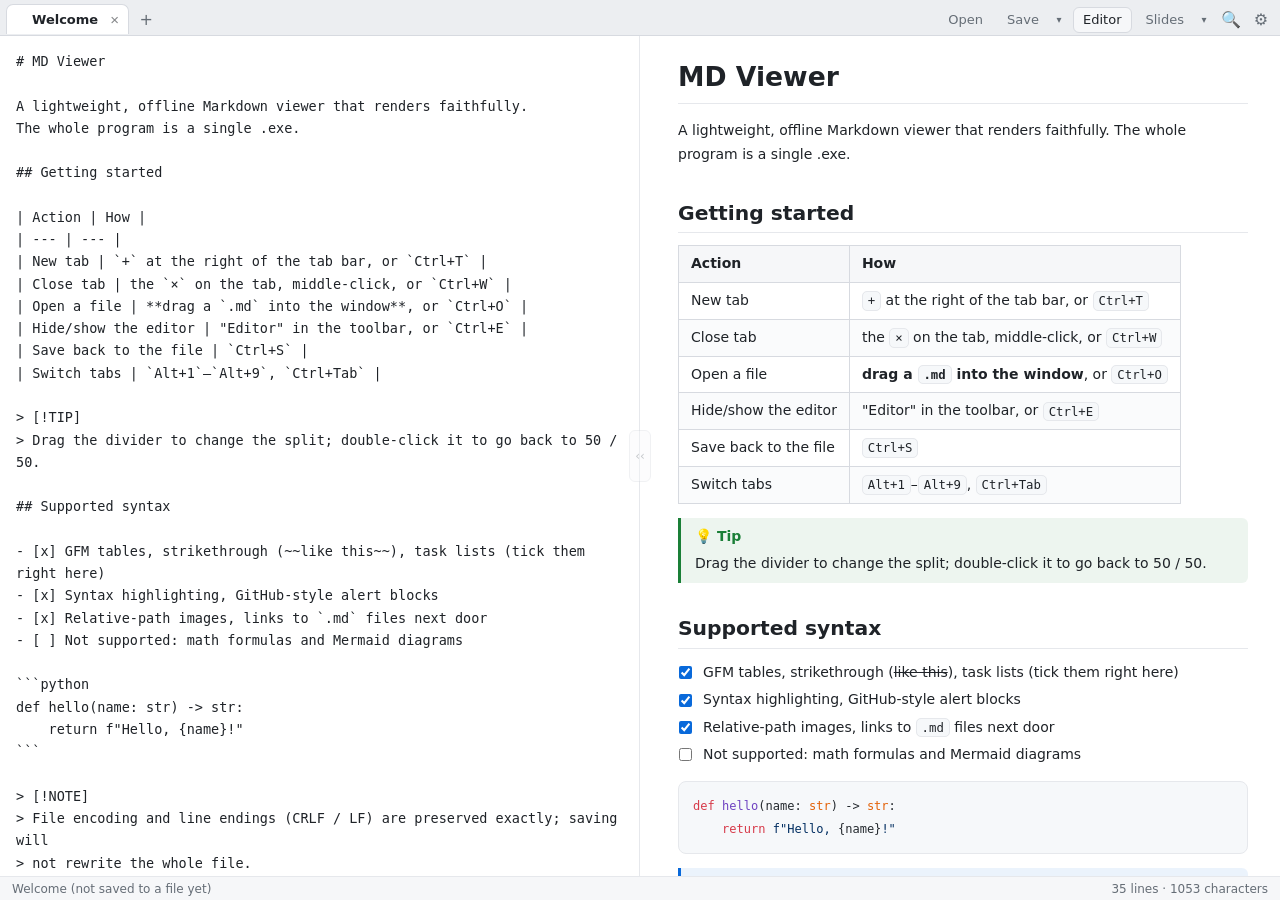
<file: src/web/index.html>
<!DOCTYPE html>
<html lang="en" data-theme="auto">
<head>
<meta charset="utf-8">
<meta name="viewport" content="width=device-width, initial-scale=1">
<title>MD Viewer</title>
<link rel="stylesheet" href="style.css">
</head>
<body>

<!-- Visible strings carry data-i18n* attributes and are filled in by applyStaticText()
     in app.js; see the I18N table there. -->
<div id="tabbar">
  <div id="tabs"></div>
  <button id="new-tab" class="icon-btn" data-i18n-title="toolbar.newTab">+</button>
  <div class="spacer"></div>
  <button id="btn-open" class="tool-btn" data-i18n="toolbar.open" data-i18n-title="toolbar.openTitle"></button>
  <div id="save-wrap">
    <button id="btn-save" class="tool-btn" data-i18n="toolbar.save" data-i18n-title="toolbar.saveTitle"></button>
    <button id="btn-save-more" class="tool-btn caret" data-i18n-title="toolbar.saveMore">▾</button>
    <div id="save-menu" hidden>
      <button class="menu-item" data-act="html" type="button" data-i18n="menu.saveHtml"></button>
      <button class="menu-item" data-act="pdf" type="button" data-i18n="menu.savePdf"></button>
    </div>
  </div>
  <button id="btn-toggle-editor" class="tool-btn" data-i18n="toolbar.editor" data-i18n-title="toolbar.editorTitle"></button>
  <div id="slides-wrap">
    <button id="btn-slides" class="tool-btn" data-i18n="toolbar.slides" data-i18n-title="toolbar.slidesTitle"></button>
    <button id="btn-slides-more" class="tool-btn caret" data-i18n-title="toolbar.slidesMore">▾</button>
    <div id="slides-menu" hidden>
      <button class="menu-item" data-act="preview" type="button" data-i18n="menu.preview"></button>
      <button class="menu-item" data-act="export" type="button" data-i18n="menu.export"></button>
    </div>
  </div>
  <button id="btn-find" class="icon-btn" data-i18n-title="toolbar.find">🔍</button>
  <!-- One settings menu for everything configurable; anything added later belongs in here
       rather than as another toolbar button. Each row opens a submenu to its left — the
       button sits at the right edge, so opening leftwards is what keeps a submenu on
       screen. Theme and language keep their original menu ids, which is what lets their
       render functions (and the tests) stay untouched. -->
  <div id="settings-wrap">
    <button id="btn-settings" class="icon-btn" data-i18n-title="toolbar.settings">⚙</button>
    <div id="settings-menu" hidden>
      <div class="menu-group">
        <button class="menu-row" type="button" data-sub="lang">
          <span class="name" data-i18n="settings.lang"></span>
          <span class="value" id="val-lang"></span>
          <span class="arrow">▸</span>
        </button>
        <div id="lang-menu" class="submenu" hidden></div>
      </div>
      <div class="menu-group">
        <button class="menu-row" type="button" data-sub="theme">
          <span class="name" data-i18n="settings.theme"></span>
          <span class="value" id="val-theme"></span>
          <span class="arrow">▸</span>
        </button>
        <div id="theme-menu" class="submenu" hidden></div>
      </div>
      <div class="menu-sep"></div>
      <div class="menu-group">
        <button class="menu-row" type="button" data-sub="assoc">
          <span class="name" data-i18n="settings.assoc"></span>
          <span class="value" id="val-assoc"></span>
          <span class="arrow">▸</span>
        </button>
        <!-- Filled in by renderAssocMenu(); the state comes from the native side. -->
        <div id="assoc-menu" class="submenu" hidden></div>
      </div>
    </div>
  </div>
</div>

<div id="panes">
  <!-- One find bar for the whole window, acting on the active tab — the way a browser does
       it. Preview matches are drawn with the CSS Custom Highlight API, so nothing in the
       rendered DOM is touched; source matches are painted on the editor's mirror layer. -->
  <div id="findbar" hidden>
    <div class="find-row">
      <input id="find-input" type="text" spellcheck="false" data-i18n-placeholder="find.placeholder">
      <span id="find-count"></span>
      <button id="find-prev" class="icon-btn" type="button" data-i18n-title="find.prev">∧</button>
      <button id="find-next" class="icon-btn" type="button" data-i18n-title="find.next">∨</button>
      <button id="find-close" class="icon-btn" type="button" data-i18n-title="find.close">✕</button>
    </div>
    <div class="find-row">
      <div id="find-scope">
        <button class="seg" type="button" data-scope="source" data-i18n="find.source"></button>
        <button class="seg" type="button" data-scope="preview" data-i18n="find.preview"></button>
      </div>
      <button id="find-case" class="tool-btn" type="button" data-i18n-title="find.case">Aa</button>
    </div>
    <div class="find-row" id="find-replace-row" hidden>
      <input id="replace-input" type="text" spellcheck="false" data-i18n-placeholder="find.replacePlaceholder">
      <button id="replace-one" class="tool-btn" type="button" data-i18n="find.replaceOne"></button>
      <button id="replace-all" class="tool-btn" type="button" data-i18n="find.replaceAll"></button>
    </div>
  </div>
</div>

<div id="statusbar">
  <span id="st-name">—</span>
  <span class="spacer"></span>
  <span id="st-info"></span>
</div>

<input type="file" id="file-input" accept=".md,.markdown,.mdown,.mkd,.txt" multiple hidden>

<div id="ext-dialog" hidden>
  <div class="dialog-box" role="dialog" aria-modal="true" aria-labelledby="ext-title">
    <div class="dialog-title" id="ext-title" data-i18n="dialog.title"></div>
    <div class="dialog-body" id="ext-body"></div>
    <div class="dialog-warn" id="ext-warn" data-i18n="dialog.warn" hidden></div>
    <div class="dialog-actions">
      <button id="ext-keep" class="tool-btn" data-i18n="dialog.keep"></button>
      <button id="ext-reload" class="tool-btn primary" data-i18n="dialog.reload"></button>
    </div>
  </div>
</div>

<template id="pane-tpl">
  <div class="pane">
    <div class="editor-wrap">
      <!-- Mirror layer: the same text with the same metrics, sitting under a transparent
           textarea, so search hits can be painted. A textarea cannot be highlighted any
           other way — its text is not in the DOM, and Chromium does not even draw its own
           selection once it loses focus. -->
      <div class="editor-marks" aria-hidden="true"></div>
      <textarea class="editor" spellcheck="false" data-i18n-placeholder="editor.placeholder"></textarea>
    </div>
    <div class="divider" data-i18n-title="divider.title"></div>
    <button class="editor-toggle" type="button"></button>
    <div class="preview-wrap">
      <article class="preview markdown-body"></article>
      <!-- Copy buttons for whichever code block, table or quote the pointer is over;
           app.js moves this one bar around. It lives outside the article on purpose, so
           it is never part of the rendered document (exports, preview search, printing). -->
      <div class="copy-bar" hidden>
        <button class="copy-btn" type="button" data-mode="text" data-i18n-title="copy.textTitle"><svg viewBox="0 0 16 16" width="13" height="13" aria-hidden="true"><rect x="5.5" y="5.5" width="8.5" height="8.5" rx="1.5" fill="none" stroke="currentColor" stroke-width="1.3"/><path d="M10.5 3.2V3A1.5 1.5 0 0 0 9 1.5H3.5A1.5 1.5 0 0 0 2 3v5.5A1.5 1.5 0 0 0 3.5 10h.3" fill="none" stroke="currentColor" stroke-width="1.3"/></svg><span data-i18n="copy.text"></span></button>
        <button class="copy-btn" type="button" data-mode="rich" data-i18n-title="copy.richTitle"><svg viewBox="0 0 16 16" width="13" height="13" aria-hidden="true"><rect x="5.5" y="5.5" width="8.5" height="8.5" rx="1.5" fill="none" stroke="currentColor" stroke-width="1.3"/><path d="M10.5 3.2V3A1.5 1.5 0 0 0 9 1.5H3.5A1.5 1.5 0 0 0 2 3v5.5A1.5 1.5 0 0 0 3.5 10h.3" fill="none" stroke="currentColor" stroke-width="1.3"/><path d="M7.8 11.8l1.7-4.4 1.7 4.4M8.4 10.3h2.2" fill="none" stroke="currentColor" stroke-width="1.1"/></svg><span data-i18n="copy.rich"></span></button>
      </div>
    </div>
    <div class="dropzone">
      <div class="dropzone-inner">
        <div class="dz-icon">⬇</div>
        <div class="dz-title" data-i18n="dropzone.title"></div>
        <div class="dz-sub"><span data-i18n="dropzone.subPre"></span><button class="dz-open" data-i18n="dropzone.button"></button><span data-i18n="dropzone.subPost"></span></div>
      </div>
    </div>
  </div>
</template>

<template id="slides-pane-tpl">
  <div class="pane pane-slides">
    <iframe class="slides-frame" data-i18n-title="toolbar.slides"></iframe>
  </div>
</template>

<script src="vendor/marked.min.js"></script>
<script src="vendor/purify.min.js"></script>
<script src="vendor/highlight.min.js"></script>
<script src="app.js"></script>
</body>
</html>
</file>
<file: src/web/style.css>
/* ---------- Theme variables ----------
   Every colour rule keys off data-skin: the resolved theme, never 'auto'.
   data-theme is the raw user choice (which may be 'auto') and is only used to tick
   the menu; data-dark serves the few rules that need light/dark (GFM alert colours).
   --hl-* are the syntax-highlighting token colours; see the block at the bottom. */
:root {
  --font-ui: "Segoe UI", "Microsoft JhengHei UI", "Noto Sans TC", system-ui, sans-serif;
  --font-mono: "Cascadia Mono", Consolas, "SF Mono", "Noto Sans Mono CJK TC", monospace;
}

/* GitHub Light (default) */
:root, :root[data-skin="github-light"] {
  --bg: #ffffff;
  --bg-alt: #f6f7f9;
  --bg-tab: #eceef1;
  --border: #d7dae0;
  --border-soft: #e6e8ec;
  --fg: #1f2328;
  --fg-dim: #656d76;
  --accent: #0969da;
  --danger: #cf222e;
  --code-bg: #f6f8fa;
  --mark: #fff8c5;

  --hl-fg: #24292e;
  --hl-keyword: #d73a49;
  --hl-title: #6f42c1;
  --hl-attr: #005cc5;
  --hl-string: #032f62;
  --hl-builtin: #e36209;
  --hl-comment: #6a737d;
  --hl-name: #22863a;
  --hl-section: #005cc5;
  --hl-bullet: #735c0f;
  --hl-add: #22863a;   --hl-add-bg: #f0fff4;
  --hl-del: #b31d28;   --hl-del-bg: #ffeef0;
}

/* GitHub Dark */
:root[data-skin="github-dark"] {
  --bg: #0d1117;
  --bg-alt: #161b22;
  --bg-tab: #10161e;
  --border: #30363d;
  --border-soft: #21262d;
  --fg: #e6edf3;
  --fg-dim: #8b949e;
  --accent: #4493f8;
  --danger: #f85149;
  --code-bg: #161b22;
  --mark: #4a3f00;

  --hl-fg: #c9d1d9;
  --hl-keyword: #ff7b72;
  --hl-title: #d2a8ff;
  --hl-attr: #79c0ff;
  --hl-string: #a5d6ff;
  --hl-builtin: #ffa657;
  --hl-comment: #8b949e;
  --hl-name: #7ee787;
  --hl-section: #1f6feb;
  --hl-bullet: #f2cc60;
  --hl-add: #aff5b4;   --hl-add-bg: #033a16;
  --hl-del: #ffdcd7;   --hl-del-bg: #67060c;
}

/* Solarized Light (Ethan Schoonover's palette) */
:root[data-skin="solarized-light"] {
  --bg: #fdf6e3;
  --bg-alt: #eee8d5;
  --bg-tab: #e6dfc8;
  --border: #ddd6c1;
  --border-soft: #eae3cf;
  --fg: #586e75;
  --fg-dim: #93a1a1;
  --accent: #268bd2;
  --danger: #dc322f;
  --code-bg: #eee8d5;
  --mark: #f2e6b0;

  --hl-fg: #657b83;
  --hl-keyword: #859900;
  --hl-title: #268bd2;
  --hl-attr: #b58900;
  --hl-string: #2aa198;
  --hl-builtin: #dc322f;
  --hl-comment: #93a1a1;
  --hl-name: #268bd2;
  --hl-section: #268bd2;
  --hl-bullet: #cb4b16;
  --hl-add: #859900;   --hl-add-bg: #eaeed3;
  --hl-del: #dc322f;   --hl-del-bg: #f7e0da;
}

/* Solarized Dark */
:root[data-skin="solarized-dark"] {
  --bg: #002b36;
  --bg-alt: #073642;
  --bg-tab: #00212b;
  --border: #17505d;
  --border-soft: #0b3e4b;
  --fg: #93a1a1;
  --fg-dim: #657b83;
  --accent: #268bd2;
  --danger: #dc322f;
  --code-bg: #073642;
  --mark: #5a5320;

  --hl-fg: #93a1a1;
  --hl-keyword: #859900;
  --hl-title: #268bd2;
  --hl-attr: #b58900;
  --hl-string: #2aa198;
  --hl-builtin: #dc322f;
  --hl-comment: #586e75;
  --hl-name: #268bd2;
  --hl-section: #268bd2;
  --hl-bullet: #cb4b16;
  --hl-add: #859900;   --hl-add-bg: #0a3b2a;
  --hl-del: #dc322f;   --hl-del-bg: #45161a;
}

/* Nord (nord0-nord15) */
:root[data-skin="nord"] {
  --bg: #2e3440;
  --bg-alt: #3b4252;
  --bg-tab: #272c36;
  --border: #4c566a;
  --border-soft: #3b4252;
  --fg: #e5e9f0;
  --fg-dim: #9aa4b8;
  --accent: #88c0d0;
  --danger: #bf616a;
  --code-bg: #3b4252;
  --mark: #5a5333;

  --hl-fg: #d8dee9;
  --hl-keyword: #81a1c1;
  --hl-title: #88c0d0;
  --hl-attr: #b48ead;
  --hl-string: #a3be8c;
  --hl-builtin: #8fbcbb;
  --hl-comment: #616e88;
  --hl-name: #88c0d0;
  --hl-section: #88c0d0;
  --hl-bullet: #d08770;
  --hl-add: #a3be8c;   --hl-add-bg: #33402f;
  --hl-del: #bf616a;   --hl-del-bg: #42292d;
}

/* Dracula */
:root[data-skin="dracula"] {
  --bg: #282a36;
  --bg-alt: #343746;
  --bg-tab: #21222c;
  --border: #44475a;
  --border-soft: #343746;
  --fg: #f8f8f2;
  --fg-dim: #a0a6c4;
  --accent: #bd93f9;
  --danger: #ff5555;
  --code-bg: #21222c;
  --mark: #5f5d2c;

  --hl-fg: #f8f8f2;
  --hl-keyword: #ff79c6;
  --hl-title: #50fa7b;
  --hl-attr: #bd93f9;
  --hl-string: #f1fa8c;
  --hl-builtin: #8be9fd;
  --hl-comment: #6272a4;
  --hl-name: #ff79c6;
  --hl-section: #50fa7b;
  --hl-bullet: #ffb86c;
  --hl-add: #50fa7b;   --hl-add-bg: #2c3d31;
  --hl-del: #ff5555;   --hl-del-bg: #40282c;
}

/* One Dark (Atom) */
:root[data-skin="one-dark"] {
  --bg: #282c34;
  --bg-alt: #2f343f;
  --bg-tab: #21252b;
  --border: #3e4451;
  --border-soft: #2f343f;
  --fg: #d7dae0;
  --fg-dim: #8b92a2;
  --accent: #61afef;
  --danger: #e06c75;
  --code-bg: #21252b;
  --mark: #5b5326;

  --hl-fg: #abb2bf;
  --hl-keyword: #c678dd;
  --hl-title: #61afef;
  --hl-attr: #d19a66;
  --hl-string: #98c379;
  --hl-builtin: #e6c07b;
  --hl-comment: #5c6370;
  --hl-name: #e06c75;
  --hl-section: #61afef;
  --hl-bullet: #d19a66;
  --hl-add: #98c379;   --hl-add-bg: #2c3a2e;
  --hl-del: #e06c75;   --hl-del-bg: #3d2b2e;
}

/* Gruvbox Dark (morhetz) */
:root[data-skin="gruvbox-dark"] {
  --bg: #282828;
  --bg-alt: #3c3836;
  --bg-tab: #1d2021;
  --border: #504945;
  --border-soft: #3c3836;
  --fg: #ebdbb2;
  --fg-dim: #a89984;
  --accent: #83a598;
  --danger: #fb4934;
  --code-bg: #1d2021;
  --mark: #665c1e;

  --hl-fg: #ebdbb2;
  --hl-keyword: #fb4934;
  --hl-title: #fabd2f;
  --hl-attr: #d3869b;
  --hl-string: #b8bb26;
  --hl-builtin: #fe8019;
  --hl-comment: #928374;
  --hl-name: #8ec07c;
  --hl-section: #fabd2f;
  --hl-bullet: #fe8019;
  --hl-add: #b8bb26;   --hl-add-bg: #34381b;
  --hl-del: #fb4934;   --hl-del-bg: #42201d;
}

* { box-sizing: border-box; }
html, body { height: 100%; }
body {
  margin: 0;
  display: flex;
  flex-direction: column;
  font-family: var(--font-ui);
  font-size: 14px;
  color: var(--fg);
  background: var(--bg);
  overflow: hidden;
}
.spacer { flex: 1 1 auto; }

/* ---------- Tab bar ---------- */
#tabbar {
  display: flex;
  align-items: stretch;
  gap: 4px;
  padding: 4px 6px 0;
  background: var(--bg-tab);
  border-bottom: 1px solid var(--border);
  flex: 0 0 auto;
  min-height: 36px;
}
/* The tab strip is the only thing in the bar that gives way: it shrinks (and scrolls)
   while every toolbar button keeps its natural width. This used to be a hard-coded
   max-width reserving room for the toolbar, which went stale the moment a button was
   added and left the labels wrapping onto two lines. */
#tabs {
  display: flex;
  align-items: stretch;
  gap: 2px;
  flex: 0 1 auto;
  min-width: 0;
  overflow-x: auto;
  scrollbar-width: none;
}
#tabs::-webkit-scrollbar { height: 0; }

.tab {
  display: flex;
  align-items: center;
  gap: 6px;
  padding: 0 6px 0 12px;
  height: 30px;
  flex: 0 0 auto;          /* keep their width and let #tabs scroll, rather than squashing */
  max-width: 220px;
  border: 1px solid transparent;
  border-bottom: none;
  border-radius: 7px 7px 0 0;
  background: transparent;
  color: var(--fg-dim);
  cursor: pointer;
  user-select: none;
  white-space: nowrap;
  font-size: 13px;
}
.tab:hover { background: color-mix(in srgb, var(--bg) 55%, transparent); }
.tab.active {
  background: var(--bg);
  border-color: var(--border);
  color: var(--fg);
  font-weight: 600;
}
.tab .title {
  overflow: hidden;
  text-overflow: ellipsis;
  max-width: 160px;
}
.tab.kind-slides .title::before { content: '▷ '; color: var(--accent); }
.tab .dot {
  width: 7px; height: 7px; border-radius: 50%;
  background: var(--accent);
  flex: 0 0 auto;
  visibility: hidden;
}
.tab.dirty .dot { visibility: visible; }
.tab .close {
  border: 0;
  background: transparent;
  color: inherit;
  font-size: 15px;
  line-height: 1;
  width: 18px; height: 18px;
  border-radius: 4px;
  cursor: pointer;
  flex: 0 0 auto;
  opacity: .55;
}
.tab .close:hover { background: color-mix(in srgb, var(--danger) 22%, transparent); color: var(--danger); opacity: 1; }
.tab.drop-target { outline: 2px dashed var(--accent); outline-offset: -2px; }

/* ---------- Buttons ---------- */
.icon-btn, .tool-btn {
  align-self: center;
  flex: 0 0 auto;
  white-space: nowrap;
  border: 1px solid transparent;
  background: transparent;
  color: var(--fg-dim);
  border-radius: 6px;
  cursor: pointer;
  font-family: inherit;
  font-size: 13px;
  padding: 4px 9px;
  height: 26px;
}
.icon-btn { width: 26px; padding: 0; font-size: 16px; line-height: 1; }
.icon-btn:hover, .tool-btn:hover { background: var(--bg-alt); border-color: var(--border); color: var(--fg); }
.tool-btn.on { background: var(--bg-alt); border-color: var(--border); color: var(--fg); }

/* ---------- Panes ---------- */
#panes { flex: 1 1 auto; position: relative; overflow: hidden; }
.pane {
  position: absolute;
  inset: 0;
  display: flex;
  background: var(--bg);
}
.pane[hidden] { display: none; }

.editor-wrap {
  flex: 0 0 auto;
  width: 50%;
  min-width: 0;
  display: flex;
  position: relative;                 /* the mirror layer is positioned against this */
  background: var(--bg);              /* the textarea itself is transparent, see below */
  border-right: 1px solid var(--border-soft);
}
.pane.no-editor .editor-wrap,
.pane.no-editor .divider { display: none; }
.pane.no-preview .preview-wrap { display: none; }
.pane.no-preview .editor-wrap { flex: 1 1 auto; width: auto !important; border-right: 0; }
.pane.no-preview .divider { display: none; }

/* Slide tabs hand the whole pane to an iframe running exactly the runtime the export ships */
.pane-slides { display: block; }
.slides-frame {
  display: block;
  width: 100%;
  height: 100%;
  border: 0;
  background: var(--bg);
}

/* The editor and its mirror MUST lay text out identically, or the search marks drift off
   the words they belong to. Everything that decides wrapping and metrics lives here, in
   one rule, shared by both — never duplicate a value into just one of them. */
.editor, .editor-marks {
  padding: 14px 16px;
  font-family: var(--font-mono);
  font-size: 13.5px;
  line-height: 1.65;
  tab-size: 4;
  white-space: pre-wrap;
  overflow-wrap: break-word;
  border: 0;
}
.editor {
  flex: 1 1 auto;
  width: 100%;
  position: relative;
  z-index: 1;
  outline: none;
  resize: none;
  background: transparent;            /* .editor-wrap paints the background instead */
  color: var(--fg);
}

/* Search hits in the source, painted underneath the transparent textarea. Its own text is
   invisible here; only the marks show. Scrolled in lockstep by app.js. */
.editor-marks {
  position: absolute;
  inset: 0;
  z-index: 0;
  overflow: hidden;
  pointer-events: none;
  color: transparent;
}
.editor-marks mark { background: var(--mark); color: transparent; border-radius: 2px; }
.editor-marks mark.current { background: var(--accent); }

.divider {
  flex: 0 0 6px;
  cursor: col-resize;
  background: transparent;
  position: relative;
}
.divider::after {
  content: "";
  position: absolute;
  inset: 0 2px;
  background: transparent;
}
.divider:hover::after, .divider.dragging::after { background: var(--accent); }

.preview-wrap {
  position: relative;      /* the copy bar is positioned against the scrolled content */
  flex: 1 1 auto;
  min-width: 0;
  overflow: auto;
  background: var(--bg);
}
.preview {
  max-width: 900px;
  margin: 0 auto;
  padding: 24px 32px 96px;
}

/* ---------- Copy buttons over a code block, table or quote ---------- */
/* One bar per pane, moved by app.js to the top right of the block under the pointer (or
   just beside a table narrower than the column). The anchoring side is chosen there. */
.copy-bar {
  position: absolute;
  z-index: 4;              /* under the drop hint (5) and the editor toggle (6) */
  display: flex;
  gap: 2px;
  padding: 2px;
  border: 1px solid var(--border);
  border-radius: 6px;
  background: var(--bg);
  box-shadow: 0 1px 4px rgba(0, 0, 0, .12);
  opacity: .92;
}
.copy-bar[hidden] { display: none; }
.copy-bar:hover { opacity: 1; }
.copy-btn {
  display: inline-flex;
  align-items: center;
  gap: 4px;
  height: 22px;
  padding: 0 7px;
  border: 0;
  border-radius: 4px;
  background: transparent;
  color: var(--fg-dim);
  font: 12px/1 var(--font-ui);
  white-space: nowrap;
  cursor: pointer;
}
.copy-btn:hover { background: var(--bg-alt); color: var(--accent); }
.copy-btn.done { color: var(--accent); }

/* ---------- Floating editor-collapse button ---------- */
.editor-toggle {
  position: absolute;
  top: 50%;
  transform: translateY(-50%);
  z-index: 6;
  width: 22px;
  height: 52px;
  padding: 0;
  border: 1px solid var(--border);
  border-radius: 6px;
  background: var(--bg-alt);
  color: var(--fg-dim);
  font-family: var(--font-ui);
  font-size: 12px;
  line-height: 1;
  cursor: pointer;
  opacity: .38;
  transition: opacity .15s, background .15s, color .15s;
}
.pane:hover .editor-toggle { opacity: .8; }
.editor-toggle:hover {
  opacity: 1;
  background: var(--bg);
  color: var(--accent);
  border-color: var(--accent);
}
.pane.no-editor .editor-toggle { border-left-color: transparent; border-radius: 0 6px 6px 0; }

/* ---------- Drop zone ---------- */
/* On a blank tab this covers only the preview side (left is set by applyRatio) so the
   editor stays clickable and typable; the full-pane highlight returns while dragging. */
.dropzone {
  position: absolute;
  inset: 0;
  left: 0;
  display: none;
  align-items: center;
  justify-content: center;
  background: var(--bg);
  z-index: 5;
}
.pane.empty .dropzone { display: flex; }
.pane.dragover .dropzone {
  display: flex;
  left: 0 !important;
  background: color-mix(in srgb, var(--accent) 10%, var(--bg));
}
.dropzone-inner {
  text-align: center;
  color: var(--fg-dim);
  border: 2px dashed var(--border);
  border-radius: 14px;
  padding: 42px 60px;
  max-width: calc(100% - 32px);
  pointer-events: auto;
}
.pane.dragover .dropzone-inner { border-color: var(--accent); color: var(--accent); }
.dz-icon { font-size: 34px; opacity: .6; }
.dz-title { font-size: 15px; margin-top: 8px; color: var(--fg); }
.dz-sub { margin-top: 6px; font-size: 13px; }
.dz-open {
  border: 1px solid var(--border);
  background: var(--bg-alt);
  color: var(--fg);
  border-radius: 6px;
  padding: 3px 10px;
  cursor: pointer;
  font-family: inherit;
  font-size: 13px;
}
.dz-open:hover { border-color: var(--accent); color: var(--accent); }

/* ---------- Dropdown menus (settings / slides / save share one look) ---------- */
#settings-wrap, #slides-wrap, #save-wrap { position: relative; display: flex; flex: 0 0 auto; }
#settings-menu, #slides-menu, #save-menu, .submenu {
  position: absolute;
  z-index: 40;
  min-width: 178px;
  padding: 4px;
  background: var(--bg-alt);
  border: 1px solid var(--border);
  border-radius: 10px;
  box-shadow: 0 12px 32px rgba(0, 0, 0, .35);
}
#settings-menu, #slides-menu, #save-menu { top: calc(100% + 6px); right: 0; }
#settings-menu[hidden], #slides-menu[hidden], #save-menu[hidden], .submenu[hidden] { display: none; }

/* Submenus open to the LEFT: the settings button sits at the right edge of the toolbar,
   so the usual rightwards flyout would run straight off the window. The -5px pulls the
   first entry level with the row that opened it (4px padding + 1px border). */
.menu-group { position: relative; }
/* The theme submenu is nine rows tall; in a short window it would run off the bottom. */
.submenu { top: -5px; right: calc(100% + 5px); max-height: calc(100vh - 52px); overflow-y: auto; }
#lang-menu { min-width: 148px; }
#assoc-menu { min-width: 246px; }
.theme-item, .lang-item, .menu-item, .menu-row, .assoc-item {
  display: flex;
  align-items: center;
  gap: 8px;
  width: 100%;
  padding: 6px 8px;
  border: 0;
  border-radius: 6px;
  background: none;
  color: var(--fg);
  font-family: inherit;
  font-size: 13px;
  text-align: left;
  cursor: pointer;
}
.theme-item:hover, .lang-item:hover, .menu-item:hover,
.menu-row:hover, .menu-row.on, .assoc-item:hover { background: color-mix(in srgb, var(--accent) 14%, transparent); }
.theme-item .sw {
  flex: 0 0 auto;
  width: 14px;
  height: 14px;
  border-radius: 4px;
  border: 1px solid var(--border);
  /* Background on the left half, accent on the right: the theme's mood at a glance. */
  background: linear-gradient(135deg, var(--sw-bg) 0 50%, var(--sw-accent) 50% 100%);
}
.theme-item .name, .lang-item .name, .menu-row .name, .assoc-item .name { flex: 1 1 auto; }
.theme-item .tick, .lang-item .tick, .assoc-item .tick { flex: 0 0 auto; color: var(--accent); visibility: hidden; }
.theme-item.on .tick, .lang-item.on .tick, .assoc-item.on .tick { visibility: visible; }
.theme-item.on .name, .lang-item.on .name, .assoc-item.on .name { font-weight: 600; }
.theme-sep, .menu-sep { height: 1px; margin: 4px 6px; background: var(--border-soft); }

/* A settings row: label on the left, the value it currently holds on the right. */
.menu-row .value { flex: 0 0 auto; color: var(--fg-dim); font-size: 12px; }
.menu-row .arrow { flex: 0 0 auto; color: var(--fg-dim); font-size: 10px; }
.assoc-item .name { font-family: var(--font-mono); }
/* Explanatory small print at the foot of a submenu (what Windows will and won't let us do). */
.menu-note {
  padding: 4px 8px 3px;
  font-size: 11px;
  line-height: 1.55;
  color: var(--fg-dim);
  white-space: normal;
}

/* The main button and the ▾ sit flush against each other. (The open state is just
   .tool-btn.on, defined with the buttons above.) */
#slides-wrap, #save-wrap { gap: 0; }
.tool-btn.caret { width: 20px; padding: 0; font-size: 10px; }
#slides-wrap:hover .tool-btn, #save-wrap:hover .tool-btn { border-color: var(--border); color: var(--fg); }

/* ---------- Find bar ---------- */
/* Floats over the top-right of the panes, the way a browser's does. The z-index clears
   both the drop hint (5) and the floating editor toggle (6). */
#findbar {
  position: absolute;
  top: 8px;
  right: 18px;
  z-index: 10;
  display: flex;
  flex-direction: column;
  gap: 6px;
  padding: 8px;
  background: var(--bg-alt);
  border: 1px solid var(--border);
  border-radius: 10px;
  box-shadow: 0 12px 32px rgba(0, 0, 0, .35);
}
#findbar[hidden], #find-replace-row[hidden] { display: none; }
.find-row { display: flex; align-items: center; gap: 6px; }
#find-input, #replace-input {
  flex: 1 1 auto;
  width: 186px;
  padding: 4px 8px;
  border: 1px solid var(--border);
  border-radius: 6px;
  background: var(--bg);
  color: var(--fg);
  font-family: inherit;
  font-size: 13px;
  outline: none;
}
#find-input:focus, #replace-input:focus { border-color: var(--accent); }
#find-input.no-match { border-color: var(--danger); }
#find-count {
  min-width: 54px;
  text-align: right;
  font-size: 12px;
  color: var(--fg-dim);
  font-variant-numeric: tabular-nums;
}
#find-scope { display: flex; }
.seg {
  padding: 3px 10px;
  border: 1px solid var(--border);
  border-radius: 0;
  background: transparent;
  color: var(--fg-dim);
  font-family: inherit;
  font-size: 12px;
  cursor: pointer;
}
.seg:first-child { border-radius: 6px 0 0 6px; }
.seg:last-child { border-radius: 0 6px 6px 0; border-left: 0; }
.seg.on { background: var(--accent); border-color: var(--accent); color: var(--bg); }
#find-case { font-size: 12px; padding: 3px 8px; }

/* Preview matches are Ranges handed to CSS.highlights, so the rendered DOM is never
   touched — which is what lets the preview re-render on every keystroke without fighting
   the search. Both colours key off the theme like everything else. */
::highlight(find) { background: var(--mark); color: var(--fg); }
::highlight(find-current) { background: var(--accent); color: var(--bg); }
/* The source side cannot use ::highlight — a textarea's text is not in the DOM, and
   Chromium stops drawing even its own selection once the textarea loses focus. Its matches
   are painted on the mirror layer instead; see .editor-marks above. */

/* ---------- Dialog (file changed on disk) ---------- */
/* Deliberately not the native confirm(): it blocks the whole WebView synchronously, which stops automated tests dead. */
#ext-dialog {
  position: fixed;
  inset: 0;
  z-index: 50;
  display: flex;
  align-items: center;
  justify-content: center;
  background: rgba(0, 0, 0, .45);
}
#ext-dialog[hidden] { display: none; }
.dialog-box {
  width: min(440px, calc(100vw - 48px));
  background: var(--bg-alt);
  border: 1px solid var(--border);
  border-radius: 12px;
  padding: 20px 22px 16px;
  box-shadow: 0 18px 48px rgba(0, 0, 0, .45);
}
.dialog-title { font-size: 15px; font-weight: 600; color: var(--fg); }
.dialog-body {
  margin-top: 10px;
  font-size: 13px;
  line-height: 1.7;
  color: var(--fg-dim);
  word-break: break-all;
}
.dialog-warn {
  margin-top: 10px;
  font-size: 12.5px;
  line-height: 1.6;
  color: var(--danger);
}
.dialog-warn[hidden] { display: none; }
.dialog-actions {
  margin-top: 18px;
  display: flex;
  justify-content: flex-end;
  gap: 8px;
}
.dialog-actions .tool-btn { height: 28px; padding: 0 12px; }
.tool-btn.primary {
  background: var(--accent);
  border-color: var(--accent);
  color: #fff;
}
.tool-btn.primary:hover { background: var(--accent); border-color: var(--accent); color: #fff; filter: brightness(1.1); }

/* ---------- Status bar ---------- */
#statusbar {
  flex: 0 0 auto;
  display: flex;
  align-items: center;
  gap: 12px;
  height: 24px;
  padding: 0 12px;
  font-size: 12px;
  color: var(--fg-dim);
  background: var(--bg-alt);
  border-top: 1px solid var(--border-soft);
}

/* ---------- Markdown styles ---------- */
.markdown-body { line-height: 1.7; word-wrap: break-word; }
.markdown-body > *:first-child { margin-top: 0; }
.markdown-body h1, .markdown-body h2, .markdown-body h3,
.markdown-body h4, .markdown-body h5, .markdown-body h6 {
  margin: 1.6em 0 .6em;
  font-weight: 600;
  line-height: 1.3;
}
.markdown-body h1 { font-size: 1.9em; padding-bottom: .3em; border-bottom: 1px solid var(--border-soft); }
.markdown-body h2 { font-size: 1.45em; padding-bottom: .3em; border-bottom: 1px solid var(--border-soft); }
.markdown-body h3 { font-size: 1.2em; }
.markdown-body h4 { font-size: 1.05em; }
.markdown-body h5 { font-size: .95em; }
.markdown-body h6 { font-size: .9em; color: var(--fg-dim); }
.markdown-body p, .markdown-body ul, .markdown-body ol,
.markdown-body blockquote, .markdown-body table, .markdown-body pre { margin: 0 0 1em; }
.markdown-body ul, .markdown-body ol { padding-left: 1.9em; }
.markdown-body li + li { margin-top: .25em; }
.markdown-body li > ul, .markdown-body li > ol { margin: .25em 0; }
.markdown-body ul.contains-task-list { padding-left: 1.4em; }
.markdown-body li.task-list-item { list-style: none; }
.markdown-body li.task-list-item > input[type="checkbox"] {
  margin: 0 .5em 0 -1.4em;
  vertical-align: middle;
  cursor: pointer;
  accent-color: var(--accent);
}
.markdown-body a { color: var(--accent); text-decoration: none; }
.markdown-body a:hover { text-decoration: underline; }
.markdown-body strong { font-weight: 650; }
.markdown-body blockquote {
  padding: .2em 1em;
  color: var(--fg-dim);
  border-left: 3px solid var(--border);
}
.markdown-body blockquote > :last-child { margin-bottom: 0; }
.markdown-body hr { height: 1px; border: 0; background: var(--border); margin: 1.8em 0; }
.markdown-body code {
  font-family: var(--font-mono);
  font-size: .88em;
  background: var(--code-bg);
  border: 1px solid var(--border-soft);
  border-radius: 5px;
  padding: .15em .4em;
}
.markdown-body pre {
  background: var(--code-bg);
  border: 1px solid var(--border-soft);
  border-radius: 8px;
  padding: 12px 14px;
  overflow-x: auto;
}
.markdown-body pre code {
  background: none;
  border: 0;
  padding: 0;
  font-size: .86em;
  line-height: 1.55;
  white-space: pre;
}
.markdown-body table {
  border-collapse: collapse;
  display: block;
  overflow-x: auto;
  max-width: 100%;
}
.markdown-body th, .markdown-body td {
  border: 1px solid var(--border);
  padding: 6px 12px;
}
.markdown-body th { background: var(--bg-alt); font-weight: 600; text-align: left; }
.markdown-body th[align="center"], .markdown-body td[align="center"] { text-align: center; }
.markdown-body th[align="right"], .markdown-body td[align="right"] { text-align: right; }
.markdown-body tbody tr:nth-child(2n) { background: color-mix(in srgb, var(--bg-alt) 55%, transparent); }
.markdown-body img { max-width: 100%; }
.markdown-body img.broken-img {
  padding: 4px 8px; border: 1px dashed var(--border);
  border-radius: 6px; color: var(--fg-dim); font-size: 12px;
}
.markdown-body kbd {
  font-family: var(--font-mono); font-size: .8em;
  border: 1px solid var(--border); border-bottom-width: 2px;
  border-radius: 5px; padding: .1em .45em; background: var(--bg-alt);
}
.markdown-body mark { background: var(--mark); color: inherit; }

/* GFM alerts: > [!NOTE] and friends */
.markdown-body .md-alert {
  border-left: 3px solid var(--alert-color, var(--accent));
  color: var(--fg);
  padding: .5em 1em;
  border-radius: 0 6px 6px 0;
  background: color-mix(in srgb, var(--alert-color, var(--accent)) 8%, transparent);
}
.markdown-body .md-alert .md-alert-title {
  font-weight: 650;
  color: var(--alert-color, var(--accent));
  margin-bottom: .25em;
  display: flex; align-items: center; gap: .4em;
}
.md-alert[data-kind="NOTE"]      { --alert-color: #0969da; }
.md-alert[data-kind="TIP"]       { --alert-color: #1a7f37; }
.md-alert[data-kind="IMPORTANT"] { --alert-color: #8250df; }
.md-alert[data-kind="WARNING"]   { --alert-color: #9a6700; }
.md-alert[data-kind="CAUTION"]   { --alert-color: #cf222e; }
/* Dark themes share one brighter alert palette; defining 5 kinds x 8 themes would not scale. */
:root[data-dark="1"] .md-alert[data-kind="NOTE"]      { --alert-color: #4493f8; }
:root[data-dark="1"] .md-alert[data-kind="TIP"]       { --alert-color: #3fb950; }
:root[data-dark="1"] .md-alert[data-kind="IMPORTANT"] { --alert-color: #ab7df8; }
:root[data-dark="1"] .md-alert[data-kind="WARNING"]   { --alert-color: #d29922; }
:root[data-dark="1"] .md-alert[data-kind="CAUTION"]   { --alert-color: #f85149; }

/* ---------- Syntax highlighting ----------
   This used to be vendor's hljs-light/dark stylesheets toggled with <link disabled>,
   which does not scale past two themes. Their token groups were identical apart from
   the colours, so they were merged into this one ruleset driven by --hl-* variables.
   Note: colours only. Layout (padding / display) belongs to .markdown-body pre code
   above; the two have equal specificity and order decides, so duplicating it here
   starts a fight. */
.hljs, .hljs-subst { color: var(--hl-fg); }
.hljs-doctag, .hljs-keyword, .hljs-meta .hljs-keyword, .hljs-template-tag,
.hljs-template-variable, .hljs-type, .hljs-variable.language_ { color: var(--hl-keyword); }
.hljs-title, .hljs-title.class_, .hljs-title.class_.inherited__,
.hljs-title.function_ { color: var(--hl-title); }
.hljs-attr, .hljs-attribute, .hljs-literal, .hljs-meta, .hljs-number, .hljs-operator,
.hljs-selector-attr, .hljs-selector-class, .hljs-selector-id, .hljs-variable { color: var(--hl-attr); }
.hljs-meta .hljs-string, .hljs-regexp, .hljs-string { color: var(--hl-string); }
.hljs-built_in, .hljs-symbol { color: var(--hl-builtin); }
.hljs-code, .hljs-comment, .hljs-formula { color: var(--hl-comment); }
.hljs-name, .hljs-quote, .hljs-selector-pseudo, .hljs-selector-tag { color: var(--hl-name); }
.hljs-section { color: var(--hl-section); font-weight: 700; }
.hljs-bullet { color: var(--hl-bullet); }
.hljs-emphasis { color: var(--hl-fg); font-style: italic; }
.hljs-strong { color: var(--hl-fg); font-weight: 700; }
.hljs-addition { color: var(--hl-add); background-color: var(--hl-add-bg); }
.hljs-deletion { color: var(--hl-del); background-color: var(--hl-del-bg); }

/* Scrollbars */
* { scrollbar-width: thin; scrollbar-color: var(--border) transparent; }
::-webkit-scrollbar { width: 10px; height: 10px; }
::-webkit-scrollbar-thumb { background: var(--border); border-radius: 6px; }
::-webkit-scrollbar-track { background: transparent; }

/* Print — and, through PrintToPdfAsync, "Save as PDF" too.
   The panes are laid out as absolutely-positioned, overflow-hidden boxes filling the
   window, which on paper clips everything to the first page. Undo that whole stack here
   so the document simply flows; app.js drops data-skin for the duration, so the colours
   are always the light palette. */
@media print {
  #tabbar, #statusbar, .editor-wrap, .divider, .editor-toggle, .dropzone,
  #ext-dialog, #findbar, .copy-bar { display: none !important; }
  html, body { height: auto; overflow: visible; }
  body { display: block; }
  #panes { position: static; overflow: visible; }
  .pane { position: static; display: block; }
  .pane[hidden] { display: none !important; }
  .preview-wrap { overflow: visible; }
  .preview { max-width: none; padding: 0; }
  .markdown-body pre, .markdown-body table,
  .markdown-body img, .markdown-body blockquote { break-inside: avoid; }
  .markdown-body h1, .markdown-body h2, .markdown-body h3 { break-after: avoid; }
}
</file>
